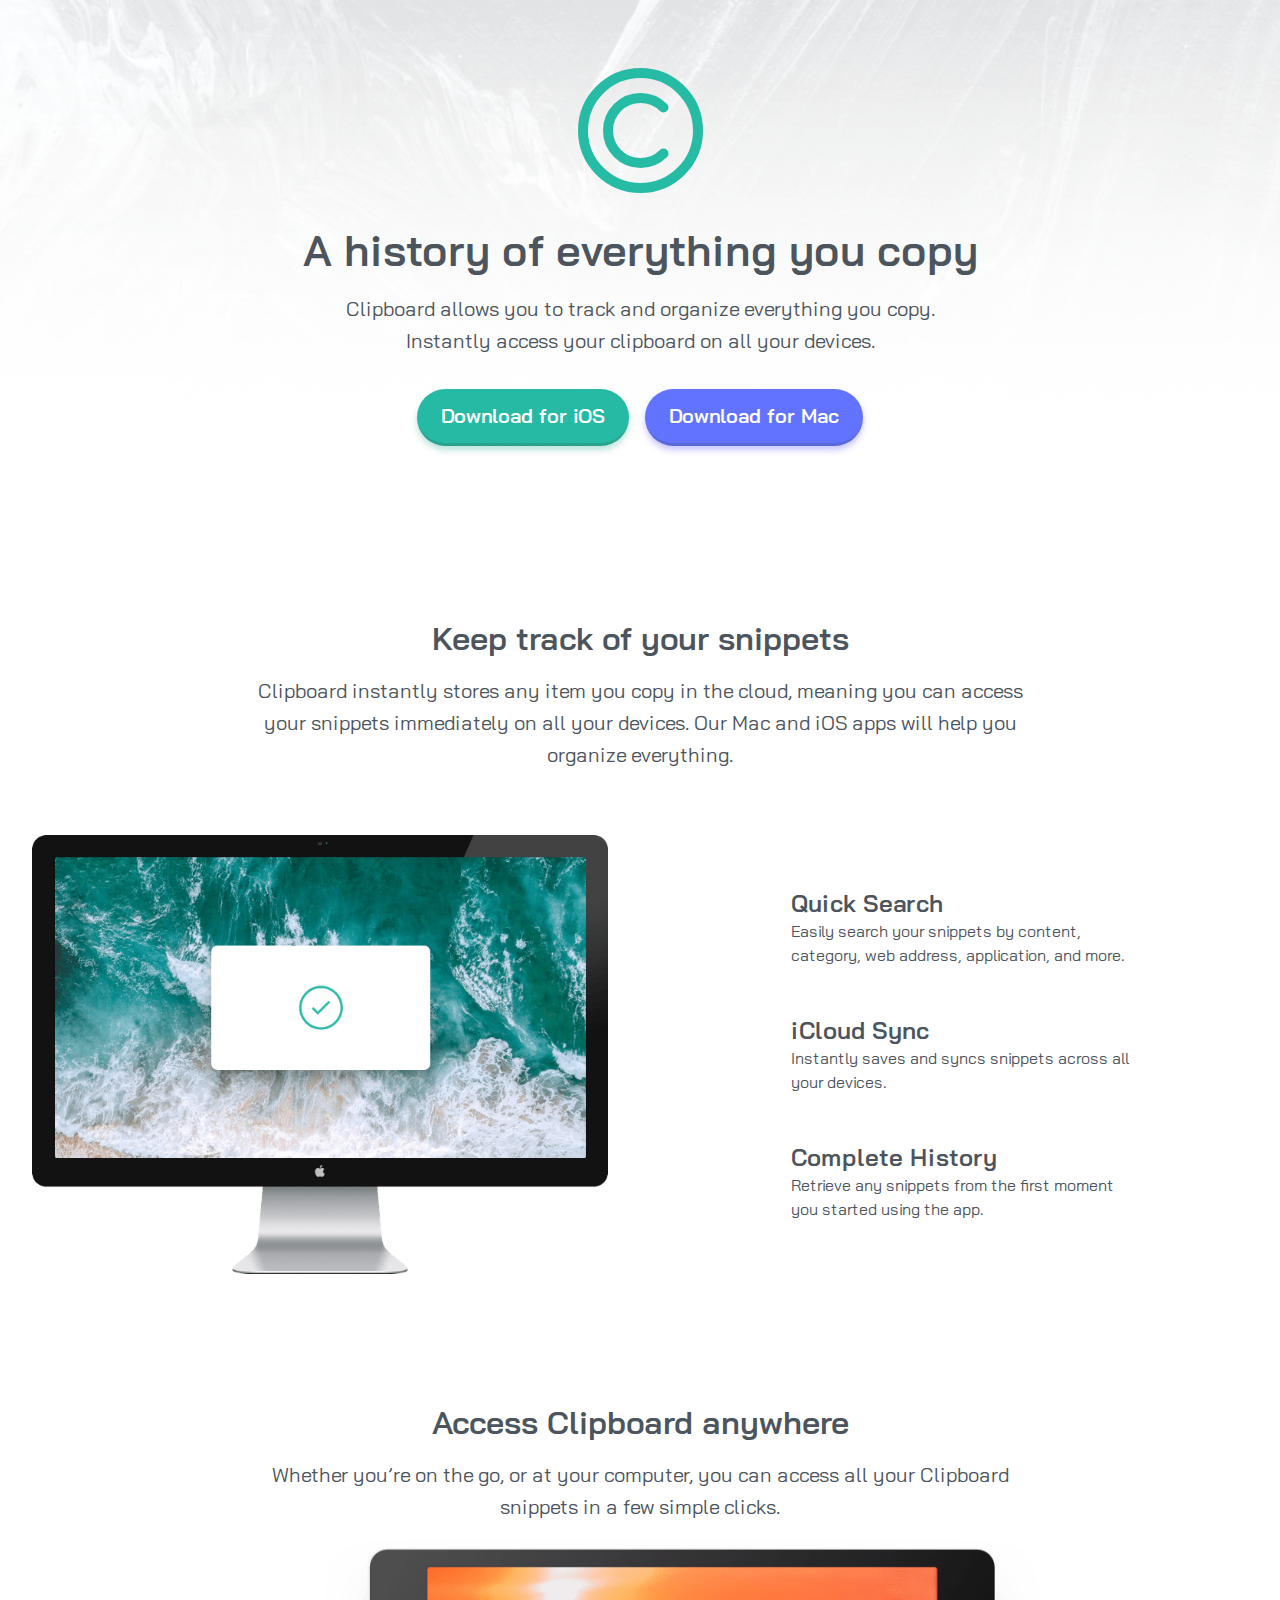
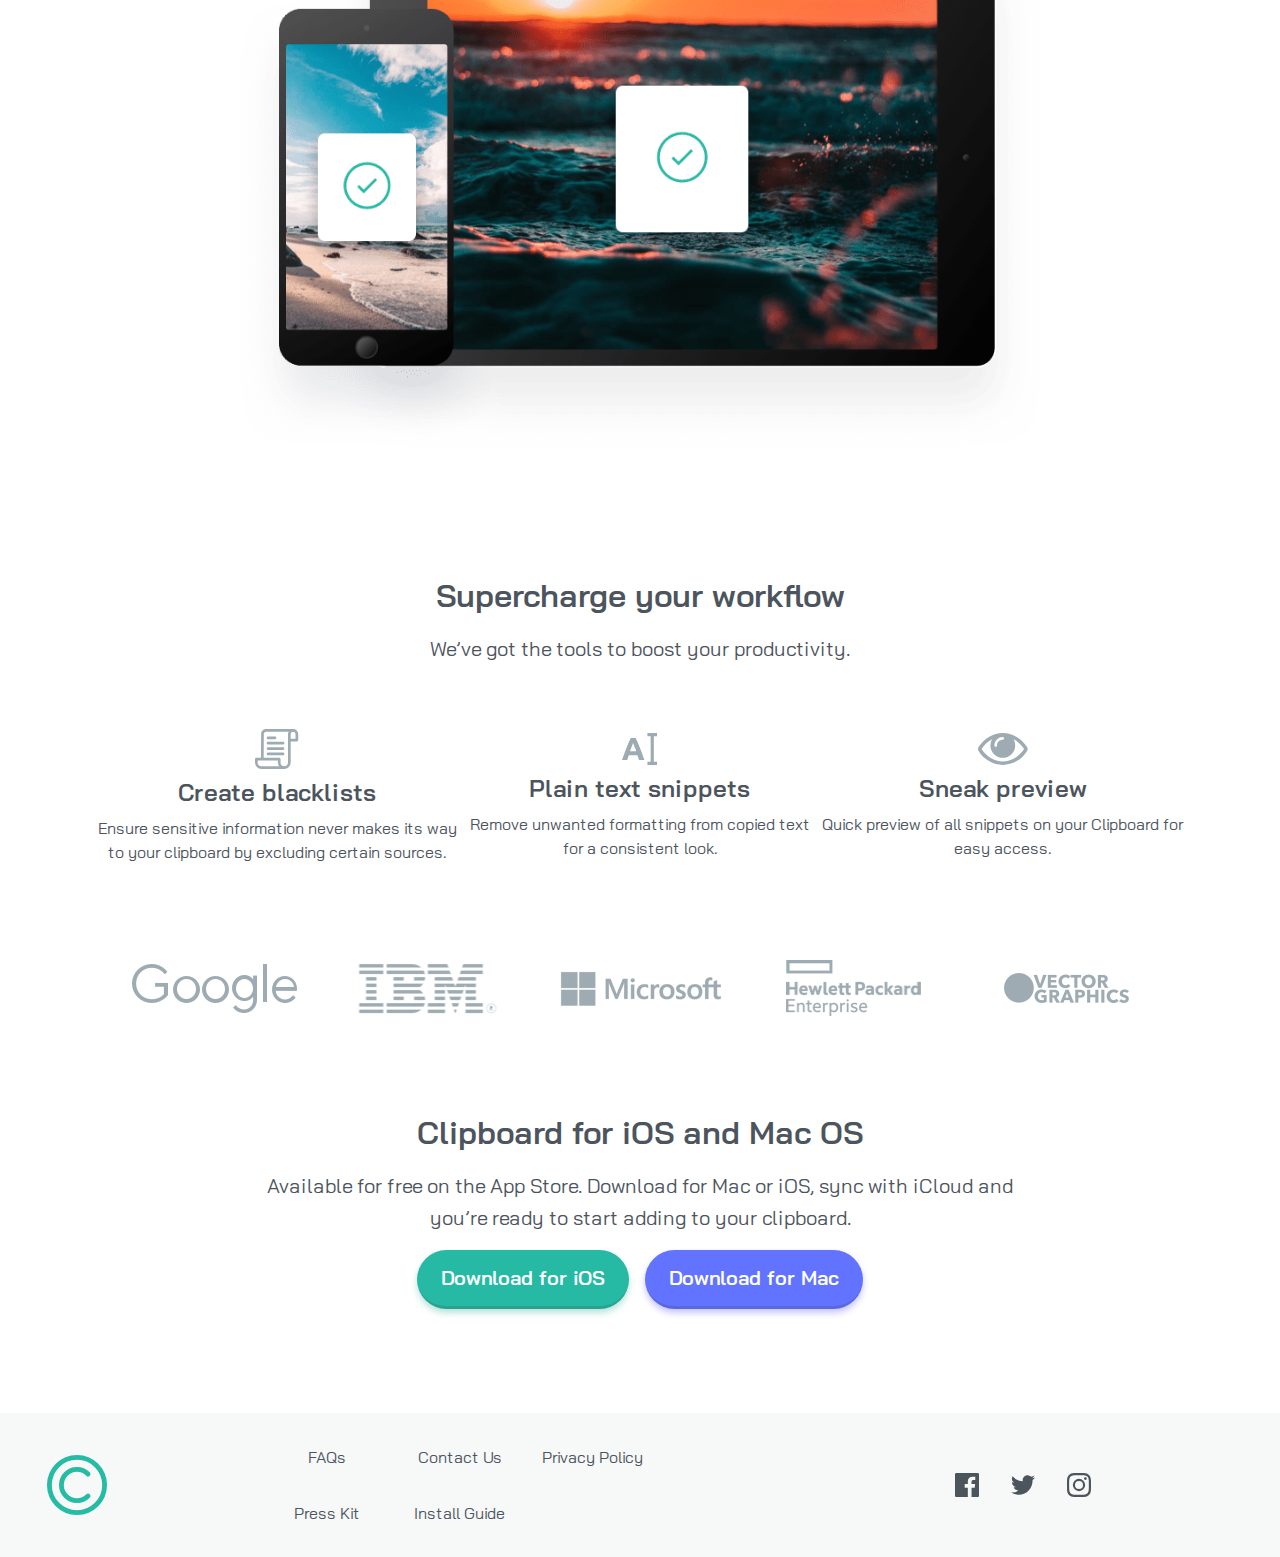
<file: index.html>
<!doctype html>
<html lang="en">
  <head>
    <meta charset="UTF-8" />
    <meta name="viewport" content="width=device-width, initial-scale=1.0" />
    <link
      rel="icon"
      type="image/png"
      sizes="32x32"
      href="clipboard-landing-page-master/images/favicon-32x32.png"
    />
    <link rel="stylesheet" href="style.css" />
    <title>Frontend Mentor | Clipboard landing page</title>
  </head>
  <body>
    <header class="grid">
      <img
        class="logo mt-xg"
        width="125"
        height="125"
        src="clipboard-landing-page-master/images/logo.svg"
        alt="Page Logo"
      />
      <h1 class="heading-xl mt-lg">A history of everything you copy</h1>
      <p class="text-base mt-md header-text">
        Clipboard allows you to track and organize everything you copy.
        Instantly access your clipboard on all your devices.
      </p>
      <div class="button-group mt-lg">
        <a href="#" class="btn btn-primary">Download for iOS</a>
        <a href="#" class="btn btn-secondary">Download for Mac</a>
      </div>
    </header>
    <main class="grid pt-lg">
      <section class="snippets-section">
        <h2 class="heading-lg">Keep track of your snippets</h2>
        <p class="text-base mt-md">
          Clipboard instantly stores any item you copy in the cloud, meaning you
          can access your snippets immediately on all your devices. Our Mac and
          iOS apps will help you organize everything.
        </p>
      </section>
      <section class="snippets-container grid">
        <div class="snippets-details">
          <img
            src="clipboard-landing-page-master/images/image-computer.png"
            alt=""
            class="snippets-image"
          />
        </div>
        <div class="snippets-content">
          <article class="snippets-features">
            <section class="feature-item">
              <h3 class="feature-title heading-md">Quick Search</h3>
              <p class="feature-description text-small">
                Easily search your snippets by content, <br />
                category, web address, application, and more.
              </p>
            </section>
            <section class="feature-item mt-xl">
              <h3 class="feature-title heading-md">iCloud Sync</h3>
              <p class="feature-description text-small">
                Instantly saves and syncs snippets across all<br />
                your devices.
              </p>
            </section>
            <section class="feature-item mt-xl">
              <h3 class="feature-title heading-md">Complete History</h3>
              <p class="feature-description text-small">
                Retrieve any snippets from the first moment<br />
                you started using the app.
              </p>
            </section>
          </article>
        </div>
      </section>
      <section class="access-section">
        <h2 class="heading-lg">Access Clipboard anywhere</h2>
        <p class="text-base mt-md">
          Whether you’re on the go, or at your computer, you can access all your
          Clipboard snippets in a few simple clicks.
        </p>
        <img
          class="img-fluid"
          src="clipboard-landing-page-master/images/image-devices.png"
          alt="Devices"
        />
      </section>
      <section class="super-charge">
        <section class="super-charge-title">
          <h2 class="heading-lg">Supercharge your workflow</h2>
          <p class="text-base mt-md">
            We’ve got the tools to boost your productivity.
          </p>
        </section>
        <div class="access-container">
          <div class="access-item">
            <img
              src="clipboard-landing-page-master/images/icon-blacklist.svg"
              class="icon"
              alt=""
            />
            <h3 class="access-title heading-md">Create blacklists</h3>
            <p class="access-description text-small">
              Ensure sensitive information never makes its way to your clipboard
              by excluding certain sources.
            </p>
          </div>
          <div class="access-item">
            <img
              src="clipboard-landing-page-master/images/icon-text.svg"
              class="icon"
              alt=""
            />
            <h3 class="access-title heading-md">Plain text snippets</h3>
            <p class="access-description text-small">
              Remove unwanted formatting from copied text for a consistent look.
            </p>
          </div>
          <div class="access-item">
            <img
              src="clipboard-landing-page-master/images/icon-preview.svg"
              alt="Preview"
            />
            <h3 class="access-title heading-md">Sneak preview</h3>
            <p class="access-description text-small">
              Quick preview of all snippets on your Clipboard for easy access.
            </p>
          </div>
        </div>
      </section>
      <section class="images-section">
        <img
          width=""
          height=""
          class="google"
          src="clipboard-landing-page-master/images/logo-google.png"
          alt="google"
        />
        <img
          width=""
          height=""
          src="clipboard-landing-page-master/images/logo-ibm.png"
          alt="ibm"
        />
        <img
          width=""
          height=""
          src="clipboard-landing-page-master/images/logo-microsoft.png"
          alt="microsoft"
        />
        <img
          width=""
          height=""
          src="clipboard-landing-page-master/images/logo-hp.png"
          alt="hp"
        />
        <img
          width=""
          height=""
          src="clipboard-landing-page-master/images/logo-vector-graphics.png"
          alt="vector graphics"
        />
      </section>
      <section class="download-section">
        <h2 class="heading-lg">Clipboard for iOS and Mac OS</h2>
        <p class="text-base mt-md download-description">
          Available for free on the App Store. Download for Mac or iOS, sync
          with iCloud and you’re ready to start adding to your clipboard.
        </p>
        <div class="button-group mt-lg">
          <a href="#" class="btn btn-primary">Download for iOS</a>
          <a href="#" class="btn btn-secondary">Download for Mac</a>
        </div>
      </section>
    </main>
    <footer>
      <img
        src="clipboard-landing-page-master/images/logo.svg"
        class="footer-logo"
        alt="Footer Logo"
      />
      <nav class="footer-nav">
        <a href="#" class="footer-link">FAQs</a>
        <a href="#" class="footer-link">Contact Us</a>
        <a href="#" class="footer-link">Privacy Policy</a>
        <a href="#" class="footer-link">Press Kit</a>
        <a href="#" class="footer-link">Install Guide</a>
      </nav>
      <ul class="footer-socials">
        <li>
          <a href="#" class="footer-icon"
            ><img
              src="clipboard-landing-page-master/images/icon-facebook.svg"
              alt="Facebook"
          /></a>
        </li>
        <li>
          <a href="#" class="footer-icon"
            ><img
              src="clipboard-landing-page-master/images/icon-twitter.svg"
              alt="Twitter"
          /></a>
        </li>
        <li>
          <a href="#" class="footer-icon"
            ><img
              src="clipboard-landing-page-master/images/icon-instagram.svg"
              alt="Instagram"
          /></a>
        </li>
      </ul>
    </footer>
  </body>
</html>
</file>
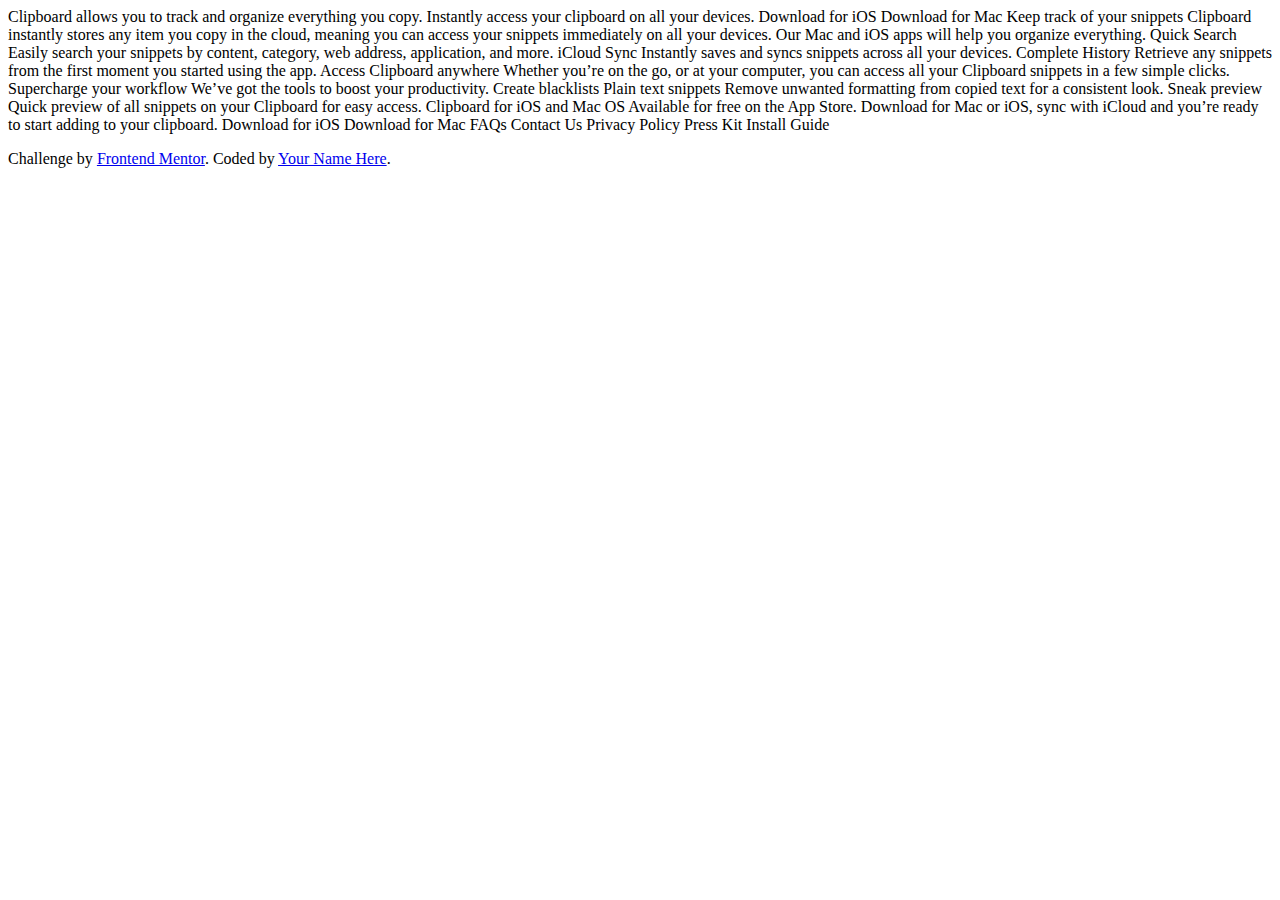
<file: clipboard-landing-page-master/index.html>
<!doctype html>
<html lang="en">
  <head>
    <meta charset="UTF-8" />
    <meta name="viewport" content="width=device-width, initial-scale=1.0" />
    <!-- displays site properly based on user's device -->
  </head>
  <body>
    Clipboard allows you to track and organize everything you copy. Instantly
    access your clipboard on all your devices. Download for iOS Download for Mac
    Keep track of your snippets Clipboard instantly stores any item you copy in
    the cloud, meaning you can access your snippets immediately on all your
    devices. Our Mac and iOS apps will help you organize everything. Quick
    Search Easily search your snippets by content, category, web address,
    application, and more. iCloud Sync Instantly saves and syncs snippets across
    all your devices. Complete History Retrieve any snippets from the first
    moment you started using the app. Access Clipboard anywhere Whether you’re
    on the go, or at your computer, you can access all your Clipboard snippets
    in a few simple clicks. Supercharge your workflow We’ve got the tools to
    boost your productivity. Create blacklists Plain text snippets Remove
    unwanted formatting from copied text for a consistent look. Sneak preview
    Quick preview of all snippets on your Clipboard for easy access. Clipboard
    for iOS and Mac OS Available for free on the App Store. Download for Mac or
    iOS, sync with iCloud and you’re ready to start adding to your clipboard.
    Download for iOS Download for Mac FAQs Contact Us Privacy Policy Press Kit
    Install Guide

    <footer>
      <p class="attribution">
        Challenge by
        <a href="https://www.frontendmentor.io?ref=challenge" target="_blank"
          >Frontend Mentor</a
        >. Coded by <a href="#">Your Name Here</a>.
      </p>
    </footer>
  </body>
</html>
</file>
<file: style.css>
:root {
  /* ===== Colors ===== */
  --color-primary-green: hsl(171, 66%, 44%);
  --color-primary-blue: hsl(233, 100%, 69%);
  --color-neutral-gray-700: hsl(210, 10%, 33%);
  --color-neutral-gray-500: hsl(201, 11%, 66%);

  /* ===== Hover ===== */
  --opactiy-primary-hover: 0.72;
  /* ===== Border ===== */
  --color-primary-blue-border: hsl(233, 100%, 55%);
  --color-primary-green-border: hsl(171, 66%, 35%);

  /* ===== Shadows ===== */
  --shadow-green: 0 4px 6px rgba(23, 161, 133, 0.3);
  --shadow-blue: 0 4px 6px rgba(72, 63, 255, 0.3);

  /* ===== Typography ===== */
  --font-family-base: "Bai Jamjuree", sans-serif;
  --font-weight-regular: 400;
  --font-weight-semibold: 600;
  --font-size-body: 20px;
  --line-height-body: 1.6;

  /* ===== Headings ===== */
  --font-size-h1: 2.7rem; /* 40px */
  --font-size-h2: 2rem; /* 32px */
  --font-size-h3: 1.5rem; /* 24px */
  --line-height-h1: 1.2;
  --line-height-h2: 1.3;
  --line-height-h3: 1.3;

  /* ===== Buttons ===== */
  --button-padding-vertical: 0.75rem;
  --button-padding-horizontal: 1.5rem;
  --button-border-radius: 2rem;

  /* ===== Spacing ===== */
  --spacing-xs: 0.25rem; /* 4px */
  --spacing-sm: 0.5rem; /* 8px */
  --spacing-md: 1rem; /* 16px */
  --spacing-lg: 2rem; /* 32px */
  --spacing-xl: 3rem; /* 48px */
  --spacing-xg: 4rem; /* 64px */

  /* ===== Icons ===== */
  --icon-size: 1.25rem; /* 20px */

  /* ===== Images & Logo ===== */
  --img-max-width: 100%;
  --logo-width: 120px;
  --logo-height: auto;

  /* ===== Footer ===== */
  --Footer-background: hsl(201, 11%, 97%);
  --footer-logo-width: 60px;
  --footer-logo-height: auto;
}

/* ========================
   Modern CSS Reset
   ======================== */

/* 1. Box sizing */
*,
*::before,
*::after {
  box-sizing: border-box;
}

/* 2. Remove default margin */
* {
  margin: 0;
}

/* 3. Set core body defaults */
body {
  min-height: 100vh;
  line-height: 1.5;
  -webkit-font-smoothing: antialiased;
  font-family: "bai Jamjuree", sans-serif;
  overflow-x: hidden;
}

/* 4. Media elements behave properly */
img,
picture,
video,
canvas,
svg {
  display: block;
  max-width: 100%;
}

/* 5. Remove default form styles */
input,
button,
textarea,
select {
  font: inherit;
}

/* 6. Avoid text overflows */
p,
h1,
h2,
h3,
h4,
h5,
h6 {
  overflow-wrap: break-word;
}

/* 7. Remove list styles */
ul,
ol {
  list-style: none;
  padding: 0;
}

/* 8. Remove link decoration */
a {
  text-decoration: none;
  color: inherit;
}
/* ===== Bai Jamjuree Regular 400 ===== */
@font-face {
  font-family: "Bai Jamjuree";
  src: url("clipboard-landing-page-master/fonts/BaiJamjuree-Regular.woff2")
    format("woff2");
  font-weight: 400;
  font-style: normal;
  font-display: swap;
}

/* ===== Bai Jamjuree SemiBold 600 ===== */
@font-face {
  font-family: "Bai Jamjuree";
  src: url("clipboard-landing-page-master/fonts/BaiJamjuree-SemiBold.woff2")
    format("woff2");
  font-weight: 600;
  font-style: normal;
  font-display: swap;
}
/* ===== Attribution ===== */
.attribution {
  font-size: 1rem;
  text-align: center;
  color: var(--color-neutral-gray-700);
  min-width: 100%;
}
.attribution a {
  font-weight: var(--font-weight-semibold);
}

.attribution a:hover {
  color: var(--color-primary-green);
}
/* ===============================
   TYPOGRAPHY
=============================== */
/* Font Weights */
.font-regular {
  font-weight: 400;
}
.font-semi {
  font-weight: 600;
}

/* Headings */
.heading-xl {
  font-size: var(--font-size-h1);
  line-height: var(--line-height-h1);
  font-weight: var(--font-weight-semibold);
  color: var(--color-neutral-gray-700);
}
.heading-lg {
  font-size: var(--font-size-h2);
  line-height: var(--line-height-h2);
  font-weight: var(--font-weight-semibold);
  color: var(--color-neutral-gray-700);
}
.heading-md {
  font-size: var(--font-size-h3);
  line-height: var(--line-height-h3);
  font-weight: var(--font-weight-semibold);
  color: var(--color-neutral-gray-700);
}

/* Paragraphs */
.text-base {
  font-size: var(--font-size-body);
  line-height: var(--line-height-body);
  margin-bottom: var(--spacing-md);
  color: var(--color-neutral-gray-700);
}
.text-small {
  font-size: 16px;
  line-height: 1.5;
  color: var(--color-neutral-gray-700);
}
.text-muted {
  color: var(--color-neutral-gray-500);
}

/* ===============================
   BUTTONS
=============================== */
.btn {
  padding: var(--button-padding-vertical) var(--button-padding-horizontal);
  border-radius: var(--button-border-radius);
  font-weight: var(--font-weight-semibold);
  margin-bottom: var(--spacing-sm);
  cursor: pointer;
  display: inline-block;
  border: none;
  transition: opacity 0.3s ease;
  border-bottom: 3px solid hsla(0, 0%, 25%, 20%);
  font-size: var(--font-size-body);
}

.btn-primary {
  background-color: var(--color-primary-green);
  color: #fff;
  box-shadow: var(--shadow-green);
}
.btn-primary:hover,
.btn-secondary:hover {
  opacity: var(--opactiy-primary-hover);
}

.btn-secondary {
  background-color: var(--color-primary-blue);
  color: #fff;
  box-shadow: var(--shadow-blue);
}

/* ===============================
   SPACING HELPERS
=============================== */
.mt-xs {
  margin-top: var(--spacing-xs);
}
.mb-xs {
  margin-bottom: var(--spacing-xs);
}
.mt-sm {
  margin-top: var(--spacing-sm);
}
.mb-sm {
  margin-bottom: var(--spacing-sm);
}
.mt-md {
  margin-top: var(--spacing-md);
}
.mb-md {
  margin-bottom: var(--spacing-md);
}
.pt-md {
  padding-top: var(--spacing-md);
}
.pb-md {
  padding-bottom: var(--spacing-md);
}

.mt-lg {
  margin-top: var(--spacing-lg);
}

.mb-lg {
  margin-bottom: var(--spacing-lg);
}
.mt-xg {
  margin-top: var(--spacing-xg);
}

.mb-xg {
  margin-bottom: var(--spacing-xg);
}

.mt-xl {
  margin-top: var(--spacing-xl);
}

.mb-xl {
  margin-bottom: var(--spacing-xl);
}

/* ===============================
   IMAGES & LOGO
=============================== */
.img-fluid {
  max-width: var(--img-max-width);
  height: auto;
}

/* ===============================
   ICONS
=============================== */
.icon,
.fa,
.fas,
.fab,
.far {
  font-size: var(--icon-size);
  color: var(--color-neutral-gray-700);
}
.icon-primary {
  color: var(--color-primary-green);
}
.icon-secondary {
  color: var(--color-primary-blue);
}

/* ===============================
   FLEX / GRID HELPERS
=============================== */
.flex {
  display: flex;
  gap: 0.5rem;
}
.items-center {
  align-items: center;
}
.justify-center {
  justify-content: center;
}
.grid {
  display: grid;
  place-items: center;
  text-align: center;
}

/* ===============================
   Styling
=============================== */
/* header */
header {
  padding: var(--spacing-xs);
  background:
    linear-gradient(to bottom, rgba(255, 255, 255, 0), rgba(255, 255, 255, 1)),
    url("clipboard-landing-page-master/images/bg-header-desktop.png") no-repeat
      top center;
  background-size: cover;
  background-position: top center;
  width: 100%;
  min-height: 400px;
  margin-bottom: var(--spacing-xg);
}

.header-text {
  max-width: 650px;
}

@media (max-width: 48rem) {
  header {
    background:
      linear-gradient(
        to bottom,
        rgba(255, 255, 255, 0),
        rgba(255, 255, 255, 1)
      ),
      url("clipboard-landing-page-master/images/bg-header-mobile.png") no-repeat
        top center;
    background-size: cover;
  }
  .btn {
    min-width: 100%;
  }
}

/* snippets */
.snippets-container {
  grid-template-columns: 1fr 1fr;
  gap: var(--spacing-xg);
  text-align: left;
  margin-top: var(--spacing-xl);
  margin-bottom: var(--spacing-xg);
}

.snippets-section {
  max-width: 800px;
  margin-top: var(--spacing-xg);
}

@media (max-width: 48rem) {
  .snippets-container {
    display: grid;
    gap: var(--spacing-lg);
    grid-template-columns: 1fr;
    text-align: center;
  }
}

/* Acess */
.access-section {
  max-width: 800px;
  margin-top: var(--spacing-xg);
  margin-bottom: var(--spacing-xg);
}

/* access */
.access-container {
  display: grid;
  place-items: center;
  grid-template-columns: 1fr 1fr 1fr;
  /* gap: var(--spacing-xg); */
  padding: 0 var(--spacing-xg);
}

.access-item {
  display: grid;
  gap: var(--spacing-sm);
  text-align: center;
  place-items: center;
  margin-bottom: var(--spacing-lg);
}

@media (max-width: 48rem) {
  .access-container {
    display: grid;
    gap: var(--spacing-lg);
    grid-template-columns: 1fr;
    text-align: center;
  }
}

/* Images Section */
.images-section {
  display: grid;
  place-items: center;
  grid-template-columns: repeat(5, 1fr);
  gap: var(--spacing-xl);
  margin-bottom: var(--spacing-lg);
  margin-top: var(--spacing-xg);
}
.super-charge-title {
  margin-top: var(--spacing-xg);
  margin-bottom: var(--spacing-xg);
}

@media (max-width: 48rem) {
  .images-section {
    display: grid;
    grid-template-columns: 1fr;
    text-align: center;
    gap: var(--spacing-xg);
  }
}

/* download */
.download-section {
  line-height: var(--line-height-body);
  max-width: 800px;
  margin-top: var(--spacing-xg);
  margin-bottom: var(--spacing-xg);
  text-align: center;
}

/* Footer */
footer {
  background-color: var(--Footer-background);
  padding: var(--spacing-lg);
  text-align: center;
  display: grid;
  place-items: center;
  grid-template-columns: 0.2fr 1.5fr 1fr;
}

footer .attribution {
  font-weight: 400;
}
.footer-logo {
  width: var(--footer-logo-width);
  height: var(--footer-logo-height);
}
footer nav {
  display: grid;
  grid-template-columns: repeat(3, 1fr);
  gap: var(--spacing-lg);
}
.footer-nav a {
  color: var(--color-neutral-gray-700);
  font-weight: var(--font-weight-regular);
}
footer nav a:hover {
  color: var(--color-primary-green);
}

.footer-socials {
  display: grid;
  grid-template-columns: repeat(3, 1fr);
  place-items: center;
  gap: var(--spacing-lg);
}

.footer-socials a:hover {
  filter: brightness(0) saturate(100%) invert(68%) sepia(47%) saturate(424%)
    hue-rotate(130%) brightness(101%) contrast(101%);
}

.footer-socials a {
  color: var(--color-neutral-gray-700);
}

@media (max-width: 48rem) {
  footer,
  .footer-nav {
    grid-template-columns: 1fr;
    text-align: center;
  }
  .footer-socials {
    grid-template-columns: repeat(3, auto);
  }
  .footer-logo {
    margin-bottom: var(--spacing-lg);
  }
  .footer-nav {
    margin-bottom: var(--spacing-md);
    gap: var(--spacing-md);
  }

  .footer-socials {
    margin-top: var(--spacing-md);
    gap: var(--spacing-md);
  }
}
/* button group */
.button-group {
  display: flex;
  align-items: center;
  justify-content: center;
  gap: var(--spacing-md);
  margin-top: var(--spacing-md);
}

@media (max-width: 48rem) {
  .button-group {
    flex-direction: column;
    align-items: center;
  }
}
.pt-lg {
  padding: var(--spacing-lg);
}
@media (prefers-reduced-motion: reduce) {
  *,
  *::before,
  *::after {
    animation-duration: 0.01ms !important;
    animation-iteration-count: 1 !important;
    transition-duration: 0.01ms !important;
    scroll-behavior: auto !important;
  }
  html {
    scroll-behavior: auto;
  }
}
</file>
